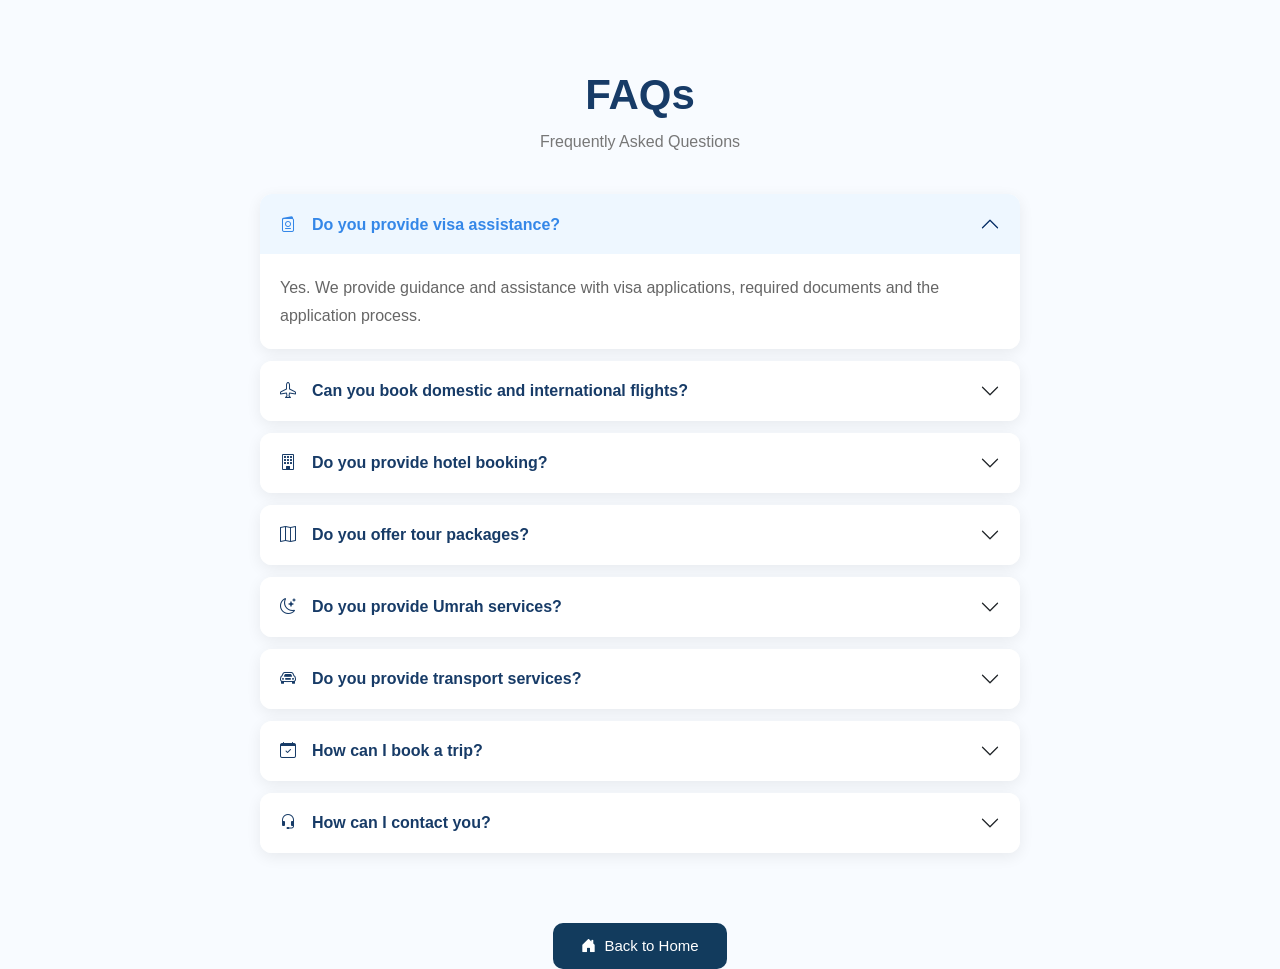
<file: faqs/index.htm>
<!DOCTYPE html>
<html lang="en">
<head>
    <meta charset="UTF-8">
    <meta name="viewport" content="width=device-width, initial-scale=1.0">

    <title>FAQs | Abyaz Hill Top Travel & Tours</title>

    <!-- Bootstrap 5 -->
    <link
        href="https://cdn.jsdelivr.net/npm/bootstrap@5.3.3/dist/css/bootstrap.min.css"
        rel="stylesheet">

    <!-- Bootstrap Icons -->
    <link
        rel="stylesheet"
        href="https://cdn.jsdelivr.net/npm/bootstrap-icons@1.11.3/font/bootstrap-icons.css">

    <style>
        body {
            background: #f8fbff;
            font-family: Arial, sans-serif;
            color: #173b67;
        }

        .faq-wrapper {
            max-width: 800px;
            margin: 70px auto;
            padding: 0 20px;
        }

        .faq-wrapper h1 {
            text-align: center;
            font-size: 42px;
            font-weight: 700;
            margin-bottom: 10px;
        }

        .faq-wrapper .intro {
            text-align: center;
            color: #777;
            margin-bottom: 40px;
        }

        .accordion-item {
            border: none;
            margin-bottom: 12px;
            border-radius: 12px !important;
            overflow: hidden;
            box-shadow: 0 4px 15px rgba(0, 0, 0, 0.07);
        }

        .accordion-button {
            font-weight: 600;
            color: #173b67;
            background: white;
            padding: 20px;
            box-shadow: none !important;
        }

        .accordion-button:not(.collapsed) {
            color: #3487e8;
            background: #eef7ff;
        }

        .accordion-body {
            background: white;
            color: #666;
            line-height: 1.7;
            padding: 20px;
        }
        /* =========================
   BACK TO HOME BUTTON
========================= */

.back-home-btn {
    display: inline-flex;
    align-items: center;
    justify-content: center;

    padding: 12px 28px;

    background: #123b5d;
    color: white;

    text-decoration: none;
    border-radius: 10px;

    font-size: 15px;
    font-weight: 500;

    transition: all 0.3s ease;
}

.back-home-btn:hover {
    background: #0d6efd;
    color: white;
    transform: translateY(-2px);
}

        @media (max-width: 576px) {
            .faq-wrapper {
                margin: 40px auto;
            }

            .faq-wrapper h1 {
                font-size: 32px;
            }
        }
    </style>
</head>

<body>

<div class="faq-wrapper">

    <h1>FAQs</h1>

    <p class="intro">
        Frequently Asked Questions
    </p>

    <div class="accordion" id="faqAccordion">

        <!-- FAQ 1 -->
        <div class="accordion-item">
            <h2 class="accordion-header">
                <button
                    class="accordion-button"
                    type="button"
                    data-bs-toggle="collapse"
                    data-bs-target="#faq1">

                    <i class="bi bi-passport me-3"></i>
                    Do you provide visa assistance?

                </button>
            </h2>

            <div
                id="faq1"
                class="accordion-collapse collapse show"
                data-bs-parent="#faqAccordion">

                <div class="accordion-body">
                    Yes. We provide guidance and assistance with
                    visa applications, required documents and the
                    application process.
                </div>

            </div>
        </div>


        <!-- FAQ 2 -->
        <div class="accordion-item">
            <h2 class="accordion-header">
                <button
                    class="accordion-button collapsed"
                    type="button"
                    data-bs-toggle="collapse"
                    data-bs-target="#faq2">

                    <i class="bi bi-airplane me-3"></i>
                    Can you book domestic and international flights?

                </button>
            </h2>

            <div
                id="faq2"
                class="accordion-collapse collapse"
                data-bs-parent="#faqAccordion">

                <div class="accordion-body">
                    Yes. We can assist with domestic and international
                    flight bookings and help you find suitable options
                    for your journey.
                </div>

            </div>
        </div>


        <!-- FAQ 3 -->
        <div class="accordion-item">
            <h2 class="accordion-header">
                <button
                    class="accordion-button collapsed"
                    type="button"
                    data-bs-toggle="collapse"
                    data-bs-target="#faq3">

                    <i class="bi bi-building me-3"></i>
                    Do you provide hotel booking?

                </button>
            </h2>

            <div
                id="faq3"
                class="accordion-collapse collapse"
                data-bs-parent="#faqAccordion">

                <div class="accordion-body">
                    Yes. We can help arrange hotel accommodation
                    according to your destination and travel dates.
                </div>

            </div>
        </div>


        <!-- FAQ 4 -->
        <div class="accordion-item">
            <h2 class="accordion-header">
                <button
                    class="accordion-button collapsed"
                    type="button"
                    data-bs-toggle="collapse"
                    data-bs-target="#faq4">

                    <i class="bi bi-map me-3"></i>
                    Do you offer tour packages?

                </button>
            </h2>

            <div
                id="faq4"
                class="accordion-collapse collapse"
                data-bs-parent="#faqAccordion">

                <div class="accordion-body">
                    Yes. We offer different tour packages and can
                    also help arrange trips according to your
                    travel requirements.
                </div>

            </div>
        </div>


        <!-- FAQ 5 -->
        <div class="accordion-item">
            <h2 class="accordion-header">
                <button
                    class="accordion-button collapsed"
                    type="button"
                    data-bs-toggle="collapse"
                    data-bs-target="#faq5">

                    <i class="bi bi-moon-stars me-3"></i>
                    Do you provide Umrah services?

                </button>
            </h2>

            <div
                id="faq5"
                class="accordion-collapse collapse"
                data-bs-parent="#faqAccordion">

                <div class="accordion-body">
                    Yes. We provide assistance with Umrah travel
                    arrangements, accommodation, transportation
                    and related services.
                </div>

            </div>
        </div>


        <!-- FAQ 6 -->
        <div class="accordion-item">
            <h2 class="accordion-header">
                <button
                    class="accordion-button collapsed"
                    type="button"
                    data-bs-toggle="collapse"
                    data-bs-target="#faq6">

                    <i class="bi bi-car-front me-3"></i>
                    Do you provide transport services?

                </button>
            </h2>

            <div
                id="faq6"
                class="accordion-collapse collapse"
                data-bs-parent="#faqAccordion">

                <div class="accordion-body">
                    Yes. We provide transport arrangements for
                    airport transfers, tours and other travel needs.
                </div>

            </div>
        </div>


        <!-- FAQ 7 -->
        <div class="accordion-item">
            <h2 class="accordion-header">
                <button
                    class="accordion-button collapsed"
                    type="button"
                    data-bs-toggle="collapse"
                    data-bs-target="#faq7">

                    <i class="bi bi-calendar-check me-3"></i>
                    How can I book a trip?

                </button>
            </h2>

            <div
                id="faq7"
                class="accordion-collapse collapse"
                data-bs-parent="#faqAccordion">

                <div class="accordion-body">
                    You can contact us by phone, email or through
                    our Contact Us page. Our team will guide you
                    through the booking process.
                </div>

            </div>
        </div>


        <!-- FAQ 8 -->
        <div class="accordion-item">
            <h2 class="accordion-header">
                <button
                    class="accordion-button collapsed"
                    type="button"
                    data-bs-toggle="collapse"
                    data-bs-target="#faq8">

                    <i class="bi bi-headset me-3"></i>
                    How can I contact you?

                </button>
            </h2>

            <div
                id="faq8"
                class="accordion-collapse collapse"
                data-bs-parent="#faqAccordion">

                <div class="accordion-body">
                    You can contact Abyaz Hill Top Travel & Tours
                    through phone, email or our Contact Us page.
                </div>

            </div>
        </div>

    </div>

</div>

<!-- Back to Home Button -->
<div class="text-center mt-5">
    <a href="../index.html" class="back-home-btn">
        <i class="bi bi-house-door-fill me-2"></i>
        Back to Home
    </a>
</div>
<!-- Bootstrap JS -->
<script
    src="https://cdn.jsdelivr.net/npm/bootstrap@5.3.3/dist/js/bootstrap.bundle.min.js">
</script>

</body>
</html>
</file>
